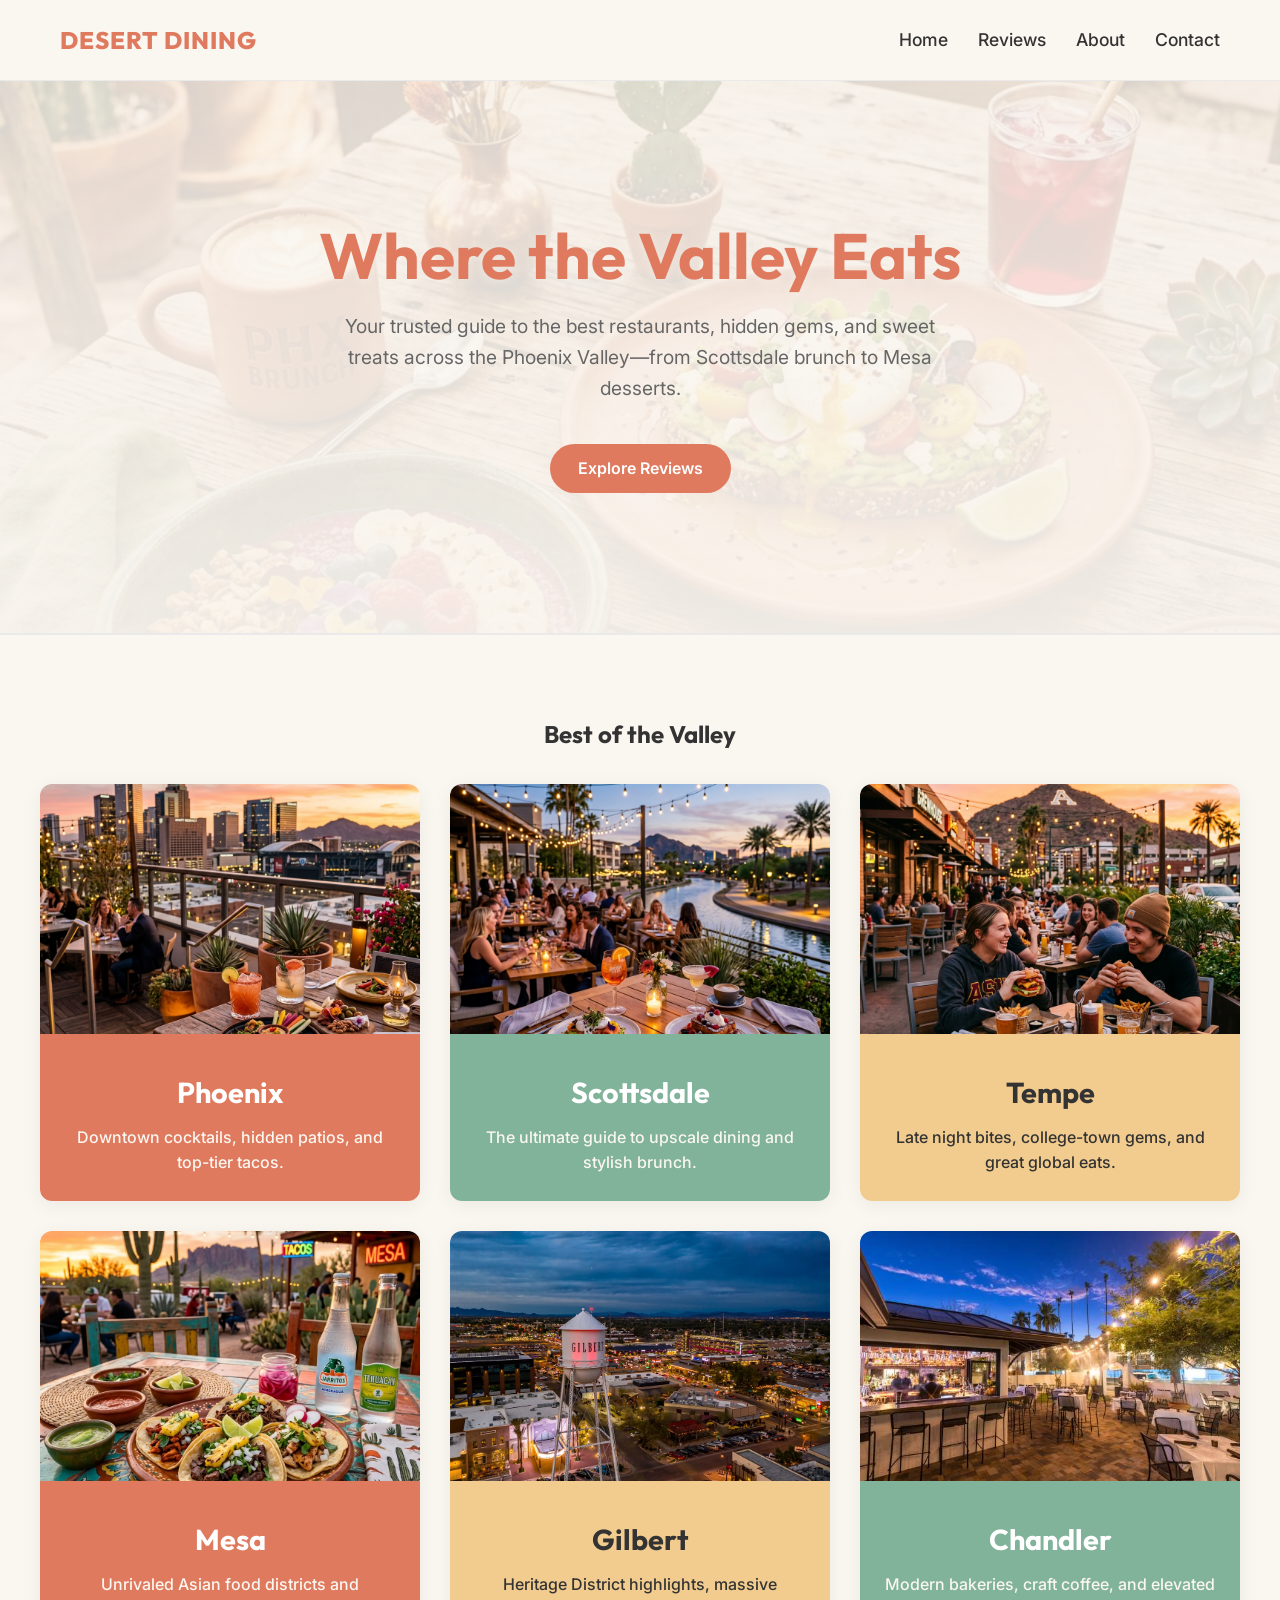
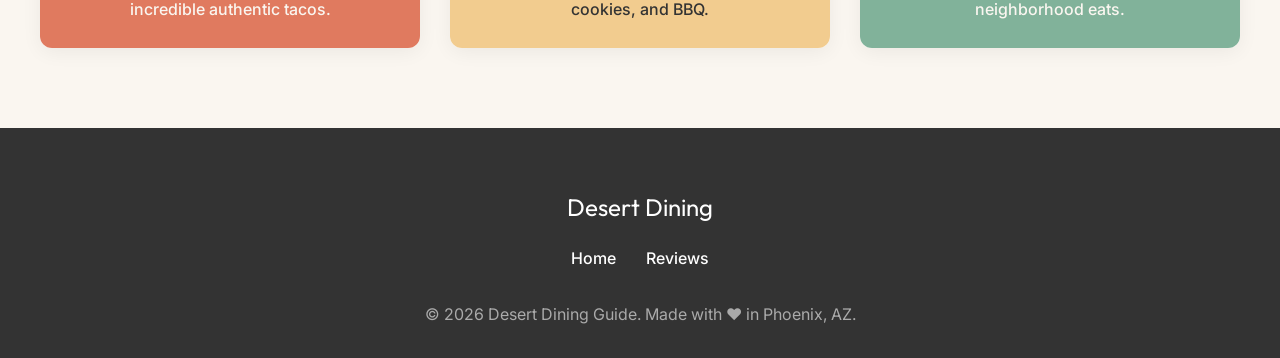
<file: index.html>
<!DOCTYPE html>
<html lang="en">
<head>
    <meta charset="UTF-8">
    <meta name="viewport" content="width=device-width, initial-scale=1.0">
    <title>Desert Dining Guide | Phoenix Restaurants & Desserts</title>
    <meta name="description" content="Discover the best restaurants, sweet treats, and hidden gems in the Phoenix Valley with the Desert Dining Guide.">
    <link rel="preconnect" href="https://fonts.googleapis.com">
    <link rel="preconnect" href="https://fonts.gstatic.com" crossorigin>
    <link href="https://fonts.googleapis.com/css2?family=Inter:wght@400;500;600&family=Outfit:wght@500;700;800&display=swap" rel="stylesheet">
    <link rel="stylesheet" href="css/style.css">
    <script src="js/main.js" defer></script>
</head>
<body>

    <!-- Navigation -->
    <nav class="navbar">
        <div class="container">
            <a href="index.html" class="navbar-brand">Desert Dining</a>
            <div class="navbar-nav" id="navMenu">
                <a href="index.html">Home</a>
                <a href="reviews.html">Reviews</a>
                <a href="about.html">About</a>
                <a href="contact.html">Contact</a>
            </div>
            <div class="menu-toggle" id="menuToggle">☰</div>
        </div>
    </nav>

    <!-- Hero Section -->
    <header class="hero">
        <div class="container">
            <h1>Where the Valley Eats</h1>
            <p>Your trusted guide to the best restaurants, hidden gems, and sweet treats across the Phoenix Valley—from Scottsdale brunch to Mesa desserts.</p>
            <a href="reviews.html" class="btn">Explore Reviews</a>
        </div>
    </header>

    <!-- Lists Grid -->
    <section class="container section">
        <h2 style="margin-bottom: 30px; text-align: center;">Best of the Valley</h2>
        <div style="display: grid; grid-template-columns: repeat(auto-fill, minmax(350px, 1fr)); gap: 30px;">
            
            <!-- Phoenix -->
            <a href="phoenix.html" class="card">
                <div class="card-img-wrapper" style="height: 250px;">
                    <img src="assets/phoenix.png" alt="Phoenix Dining">
                </div>
                <div class="card-content" style="text-align: center; background: var(--terracotta);">
                    <h3 style="font-family: var(--font-heading); font-size: 1.8rem; margin: 10px 0; color: var(--white);">Phoenix</h3>
                    <p style="color: var(--sand); font-weight: 500;">Downtown cocktails, hidden patios, and top-tier tacos.</p>
                </div>
            </a>

            <!-- Scottsdale -->
            <a href="scottsdale.html" class="card">
                <div class="card-img-wrapper" style="height: 250px;">
                    <img src="assets/scottsdale.png" alt="Scottsdale Brunch">
                </div>
                <div class="card-content" style="text-align: center; background: var(--cactus-green);">
                    <h3 style="font-family: var(--font-heading); font-size: 1.8rem; margin: 10px 0; color: var(--white);">Scottsdale</h3>
                    <p style="color: var(--sand); font-weight: 500;">The ultimate guide to upscale dining and stylish brunch.</p>
                </div>
            </a>

            <!-- Tempe -->
            <a href="tempe.html" class="card">
                <div class="card-img-wrapper" style="height: 250px;">
                    <img src="assets/tempe.png" alt="Tempe Food">
                </div>
                <div class="card-content" style="text-align: center; background: var(--sunset-orange);">
                    <h3 style="font-family: var(--font-heading); font-size: 1.8rem; margin: 10px 0; color: var(--charcoal);">Tempe</h3>
                    <p style="color: var(--charcoal); font-weight: 500;">Late night bites, college-town gems, and great global eats.</p>
                </div>
            </a>

            <!-- Mesa -->
            <a href="mesa.html" class="card">
                <div class="card-img-wrapper" style="height: 250px;">
                    <img src="assets/mesa.png" alt="Mesa Mexican Food">
                </div>
                <div class="card-content" style="text-align: center; background: var(--terracotta);">
                    <h3 style="font-family: var(--font-heading); font-size: 1.8rem; margin: 10px 0; color: var(--white);">Mesa</h3>
                    <p style="color: var(--sand); font-weight: 500;">Unrivaled Asian food districts and incredible authentic tacos.</p>
                </div>
            </a>
            
            <!-- Gilbert -->
            <a href="gilbert.html" class="card">
                <div class="card-img-wrapper" style="height: 250px;">
                    <img src="assets/gilbert.jpg" alt="Gilbert Dining">
                </div>
                <div class="card-content" style="text-align: center; background: var(--sunset-orange);">
                    <h3 style="font-family: var(--font-heading); font-size: 1.8rem; margin: 10px 0; color: var(--charcoal);">Gilbert</h3>
                    <p style="color: var(--charcoal); font-weight: 500;">Heritage District highlights, massive cookies, and BBQ.</p>
                </div>
            </a>
            
            <!-- Chandler -->
            <a href="chandler.html" class="card">
                <div class="card-img-wrapper" style="height: 250px;">
                    <img src="assets/chandler.jpg" alt="Chandler Sweets">
                </div>
                <div class="card-content" style="text-align: center; background: var(--cactus-green);">
                    <h3 style="font-family: var(--font-heading); font-size: 1.8rem; margin: 10px 0; color: var(--white);">Chandler</h3>
                    <p style="color: var(--sand); font-weight: 500;">Modern bakeries, craft coffee, and elevated neighborhood eats.</p>
                </div>
            </a>

        </div>
    </section>

    <!-- Footer -->
    <footer>
        <div class="container">
            <a href="index.html" class="footer-brand">Desert Dining</a>
            <div class="footer-nav">
                <a href="index.html">Home</a>
                <a href="reviews.html">Reviews</a>
            </div>
            <p>&copy; 2026 Desert Dining Guide. Made with ❤️ in Phoenix, AZ.</p>
        </div>
    </footer>

</body>
</html>
</file>
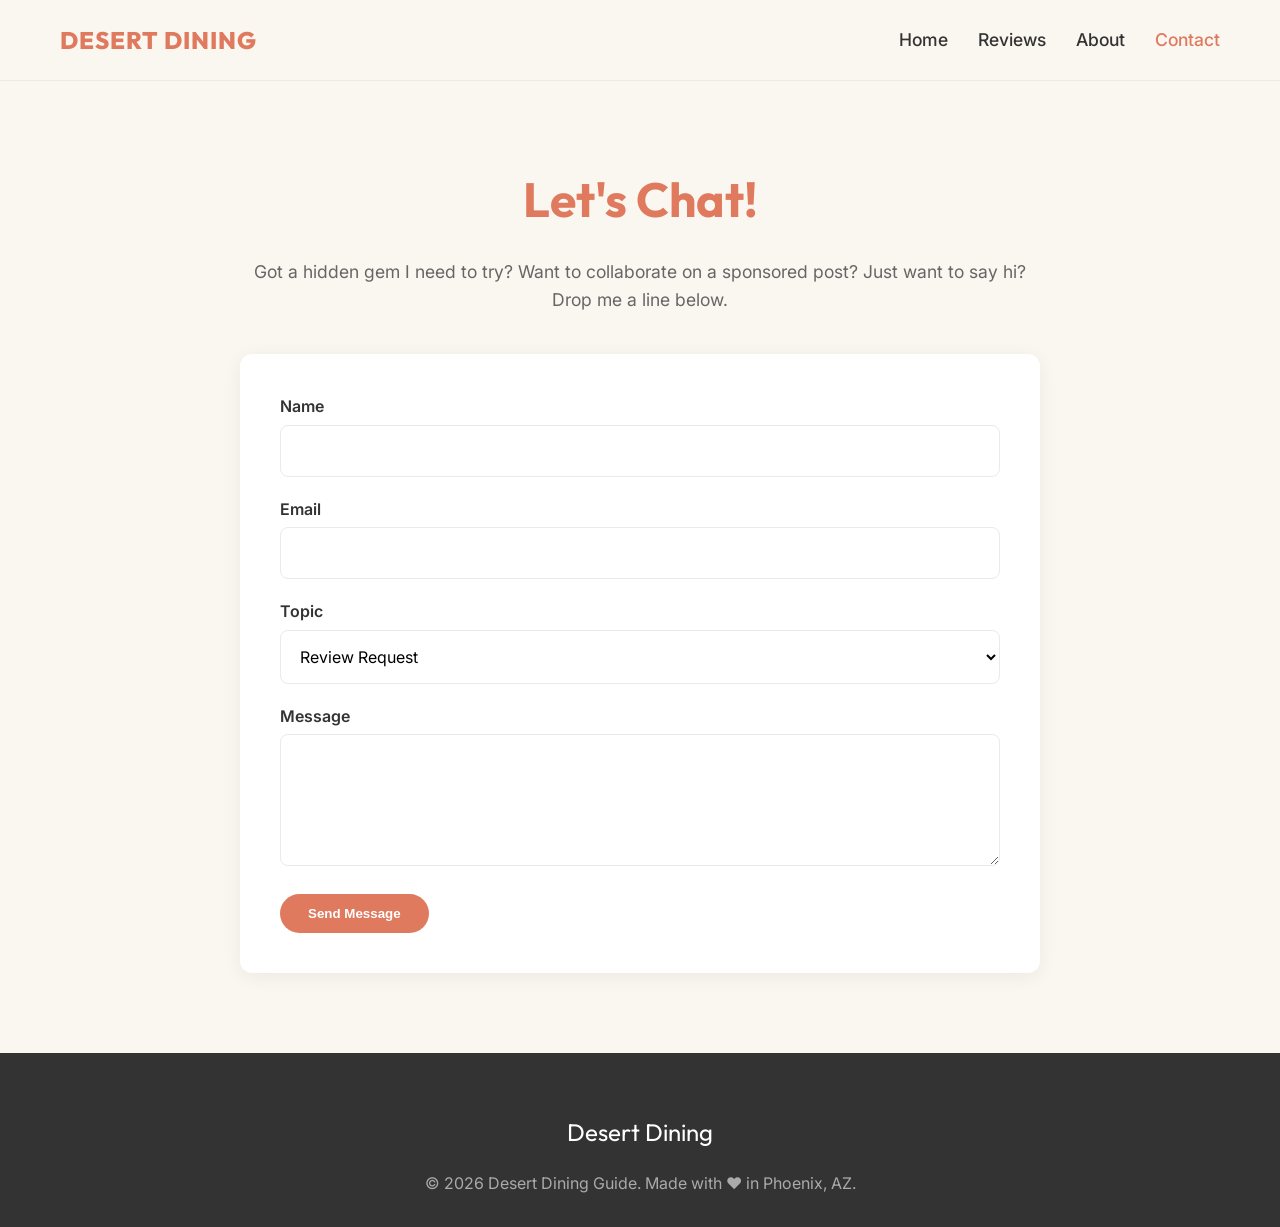
<file: contact.html>
<!DOCTYPE html>
<html lang="en">
<head>
    <meta charset="UTF-8">
    <meta name="viewport" content="width=device-width, initial-scale=1.0">
    <title>Contact | Desert Dining Guide</title>
    <link href="https://fonts.googleapis.com/css2?family=Inter:wght@400;500;600&family=Outfit:wght@500;700;800&display=swap" rel="stylesheet">
    <link rel="stylesheet" href="css/style.css">
    <script src="js/main.js" defer></script>
</head>
<body>

    <!-- Navigation -->
    <nav class="navbar">
        <div class="container">
            <a href="index.html" class="navbar-brand">Desert Dining</a>
            <div class="navbar-nav" id="navMenu">
                <a href="index.html">Home</a>
                <a href="reviews.html">Reviews</a>
                <a href="about.html">About</a>
                <a href="contact.html" style="color: var(--terracotta);">Contact</a>
            </div>
            <div class="menu-toggle" id="menuToggle">☰</div>
        </div>
    </nav>

    <div class="container section" style="max-width: 800px;">
        <h1 style="color: var(--terracotta); font-size: 3rem; text-align: center; margin-bottom: 20px;">Let's Chat!</h1>
        <p style="text-align: center; color: var(--text-gray); margin-bottom: 40px; font-size: 1.1rem;">Got a hidden gem I need to try? Want to collaborate on a sponsored post? Just want to say hi? Drop me a line below.</p>

        <div style="background: var(--white); padding: 40px; border-radius: var(--border-radius); box-shadow: var(--shadow);">
            <!-- Formspree fallback action since it's an example -->
            <form action="https://formspree.io/f/example" method="POST" style="display: flex; flex-direction: column; gap: 20px;">
                
                <div>
                    <label for="name" style="font-weight: 600; display: block; margin-bottom: 5px;">Name</label>
                    <input type="text" id="name" name="name" required style="width: 100%; padding: 15px; border: 1px solid var(--light-gray); border-radius: 8px; font-family: inherit; font-size: 1rem;">
                </div>

                <div>
                    <label for="email" style="font-weight: 600; display: block; margin-bottom: 5px;">Email</label>
                    <input type="email" id="email" name="email" required style="width: 100%; padding: 15px; border: 1px solid var(--light-gray); border-radius: 8px; font-family: inherit; font-size: 1rem;">
                </div>
                
                <div>
                    <label for="topic" style="font-weight: 600; display: block; margin-bottom: 5px;">Topic</label>
                    <select id="topic" name="topic" style="width: 100%; padding: 15px; border: 1px solid var(--light-gray); border-radius: 8px; font-family: inherit; font-size: 1rem; background: var(--white);">
                        <option value="review-request">Review Request</option>
                        <option value="collaboration">Brand Collaboration / Sponsored Post</option>
                        <option value="general">General Inquiry</option>
                    </select>
                </div>

                <div>
                    <label for="message" style="font-weight: 600; display: block; margin-bottom: 5px;">Message</label>
                    <textarea id="message" name="message" rows="5" required style="width: 100%; padding: 15px; border: 1px solid var(--light-gray); border-radius: 8px; font-family: inherit; font-size: 1rem; resize: vertical;"></textarea>
                </div>

                <button type="submit" class="btn" style="align-self: flex-start;">Send Message</button>
            </form>
        </div>
    </div>

    <!-- Footer -->
    <footer>
        <div class="container">
            <a href="index.html" class="footer-brand">Desert Dining</a>
            <p>&copy; 2026 Desert Dining Guide. Made with ❤️ in Phoenix, AZ.</p>
        </div>
    </footer>

</body>
</html>
</file>
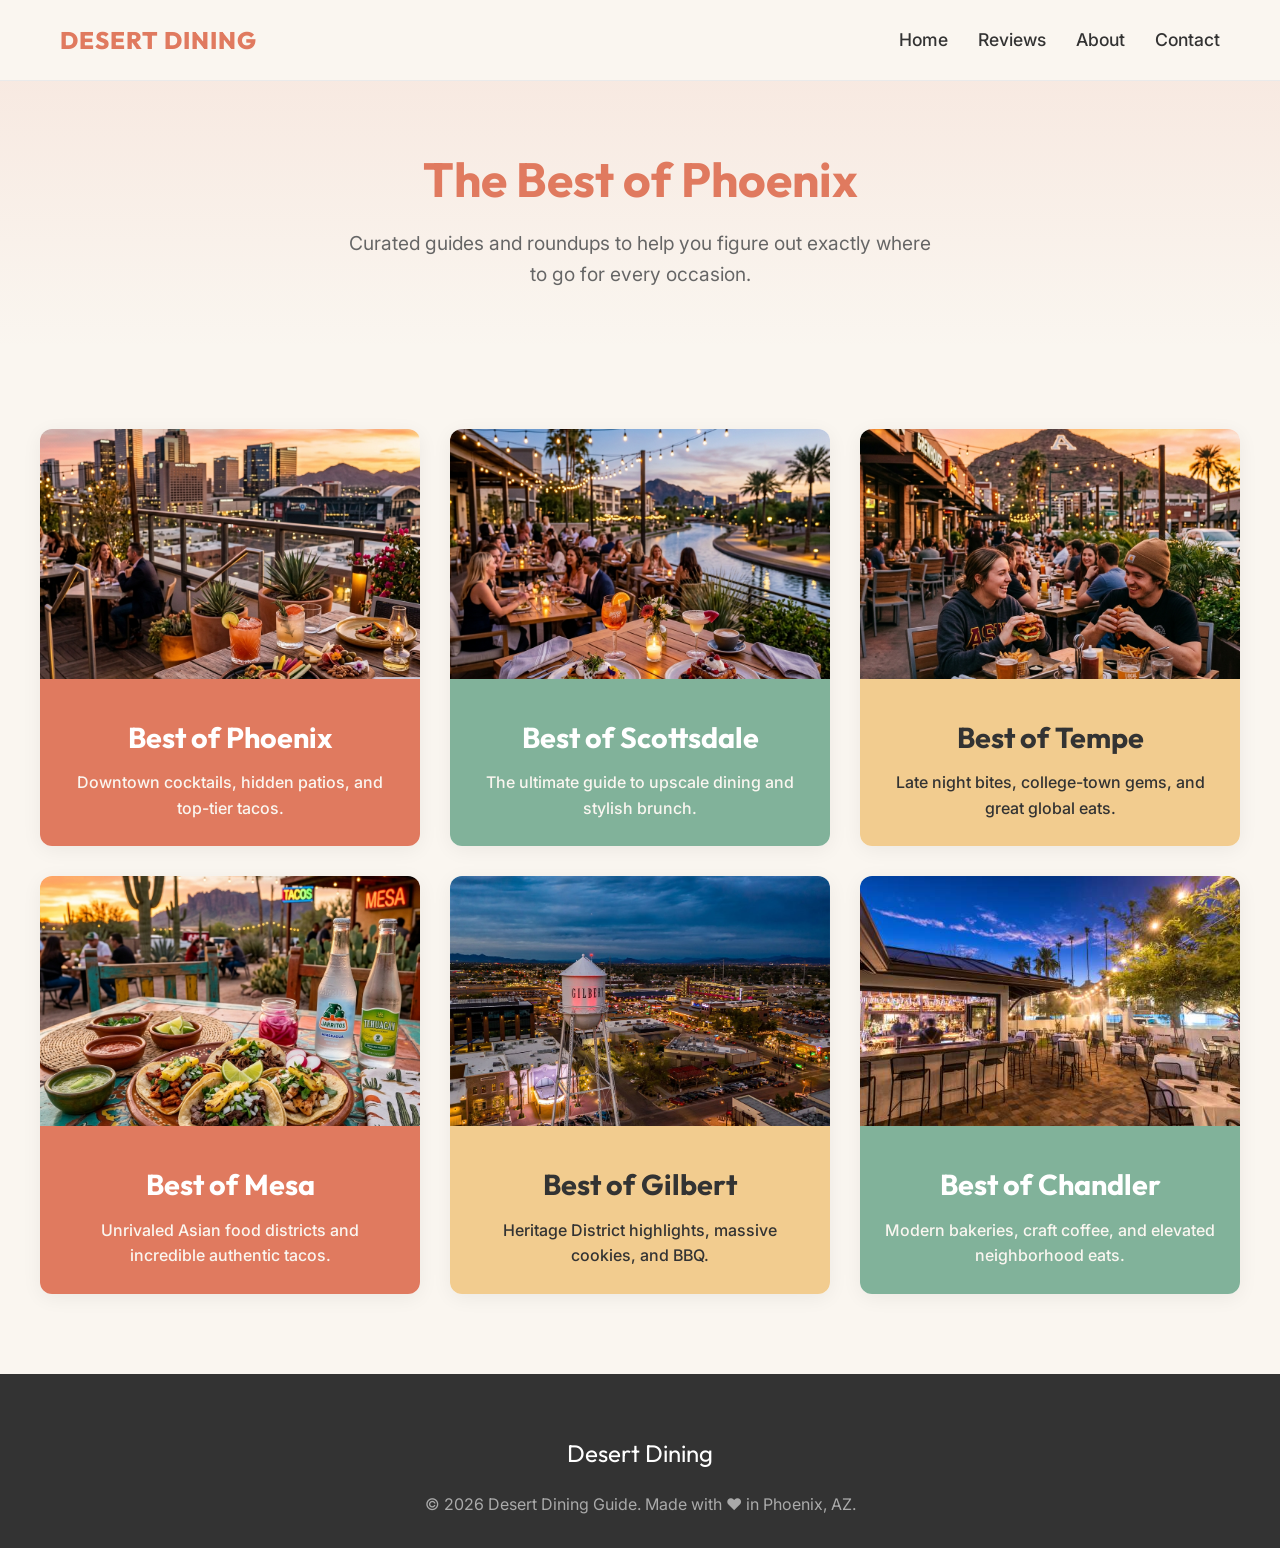
<file: lists.html>
<!DOCTYPE html>
<html lang="en">
<head>
    <meta charset="UTF-8">
    <meta name="viewport" content="width=device-width, initial-scale=1.0">
    <title>Best of Lists | Desert Dining Guide</title>
    <link href="https://fonts.googleapis.com/css2?family=Inter:wght@400;500;600&family=Outfit:wght@500;700;800&display=swap" rel="stylesheet">
    <link rel="stylesheet" href="css/style.css">
    <script src="js/main.js" defer></script>
</head>
<body>

    <!-- Navigation -->
    <nav class="navbar">
        <div class="container">
            <a href="index.html" class="navbar-brand">Desert Dining</a>
            <div class="navbar-nav" id="navMenu">
                <a href="index.html">Home</a>
                <a href="reviews.html">Reviews</a>
                <a href="about.html">About</a>
                <a href="contact.html">Contact</a>
            </div>
            <div class="menu-toggle" id="menuToggle">☰</div>
        </div>
    </nav>

    <!-- Page Header -->
    <div style="background: linear-gradient(rgba(224, 122, 95, 0.1), transparent); padding: 60px 0; text-align: center;">
        <div class="container">
            <h1 style="font-size: 3rem; color: var(--terracotta); margin-bottom: 10px;">The Best of Phoenix</h1>
            <p style="color: var(--text-gray); font-size: 1.2rem; max-width: 600px; margin: 0 auto;">Curated guides and roundups to help you figure out exactly where to go for every occasion.</p>
        </div>
    </div>

    <!-- Lists Grid -->
    <section class="container section">
        <div style="display: grid; grid-template-columns: repeat(auto-fill, minmax(350px, 1fr)); gap: 30px;">
            
            <!-- Phoenix -->
            <a href="#" class="card">
                <div class="card-img-wrapper" style="height: 250px;">
                    <img src="assets/phoenix.png" alt="Phoenix Dining">
                </div>
                <div class="card-content" style="text-align: center; background: var(--terracotta);">
                    <h3 style="font-family: var(--font-heading); font-size: 1.8rem; margin: 10px 0; color: var(--white);">Best of Phoenix</h3>
                    <p style="color: var(--sand); font-weight: 500;">Downtown cocktails, hidden patios, and top-tier tacos.</p>
                </div>
            </a>

            <!-- Scottsdale -->
            <a href="#" class="card">
                <div class="card-img-wrapper" style="height: 250px;">
                    <img src="assets/scottsdale.png" alt="Scottsdale Brunch">
                </div>
                <div class="card-content" style="text-align: center; background: var(--cactus-green);">
                    <h3 style="font-family: var(--font-heading); font-size: 1.8rem; margin: 10px 0; color: var(--white);">Best of Scottsdale</h3>
                    <p style="color: var(--sand); font-weight: 500;">The ultimate guide to upscale dining and stylish brunch.</p>
                </div>
            </a>

            <!-- Tempe -->
            <a href="#" class="card">
                <div class="card-img-wrapper" style="height: 250px;">
                    <img src="assets/tempe.png" alt="Tempe Food">
                </div>
                <div class="card-content" style="text-align: center; background: var(--sunset-orange);">
                    <h3 style="font-family: var(--font-heading); font-size: 1.8rem; margin: 10px 0; color: var(--charcoal);">Best of Tempe</h3>
                    <p style="color: var(--charcoal); font-weight: 500;">Late night bites, college-town gems, and great global eats.</p>
                </div>
            </a>

            <!-- Mesa -->
            <a href="#" class="card">
                <div class="card-img-wrapper" style="height: 250px;">
                    <img src="assets/mesa.png" alt="Mesa Mexican Food">
                </div>
                <div class="card-content" style="text-align: center; background: var(--terracotta);">
                    <h3 style="font-family: var(--font-heading); font-size: 1.8rem; margin: 10px 0; color: var(--white);">Best of Mesa</h3>
                    <p style="color: var(--sand); font-weight: 500;">Unrivaled Asian food districts and incredible authentic tacos.</p>
                </div>
            </a>
            
            <!-- Gilbert -->
            <a href="#" class="card">
                <div class="card-img-wrapper" style="height: 250px;">
                    <img src="assets/gilbert.jpg" alt="Gilbert Dining">
                </div>
                <div class="card-content" style="text-align: center; background: var(--sunset-orange);">
                    <h3 style="font-family: var(--font-heading); font-size: 1.8rem; margin: 10px 0; color: var(--charcoal);">Best of Gilbert</h3>
                    <p style="color: var(--charcoal); font-weight: 500;">Heritage District highlights, massive cookies, and BBQ.</p>
                </div>
            </a>
            
            <!-- Chandler -->
            <a href="#" class="card">
                <div class="card-img-wrapper" style="height: 250px;">
                    <img src="assets/chandler.jpg" alt="Chandler Sweets">
                </div>
                <div class="card-content" style="text-align: center; background: var(--cactus-green);">
                    <h3 style="font-family: var(--font-heading); font-size: 1.8rem; margin: 10px 0; color: var(--white);">Best of Chandler</h3>
                    <p style="color: var(--sand); font-weight: 500;">Modern bakeries, craft coffee, and elevated neighborhood eats.</p>
                </div>
            </a>

        </div>
    </section>

    <!-- Footer -->
    <footer>
        <div class="container">
            <a href="index.html" class="footer-brand">Desert Dining</a>
            <p>&copy; 2026 Desert Dining Guide. Made with ❤️ in Phoenix, AZ.</p>
        </div>
    </footer>

</body>
</html>
</file>
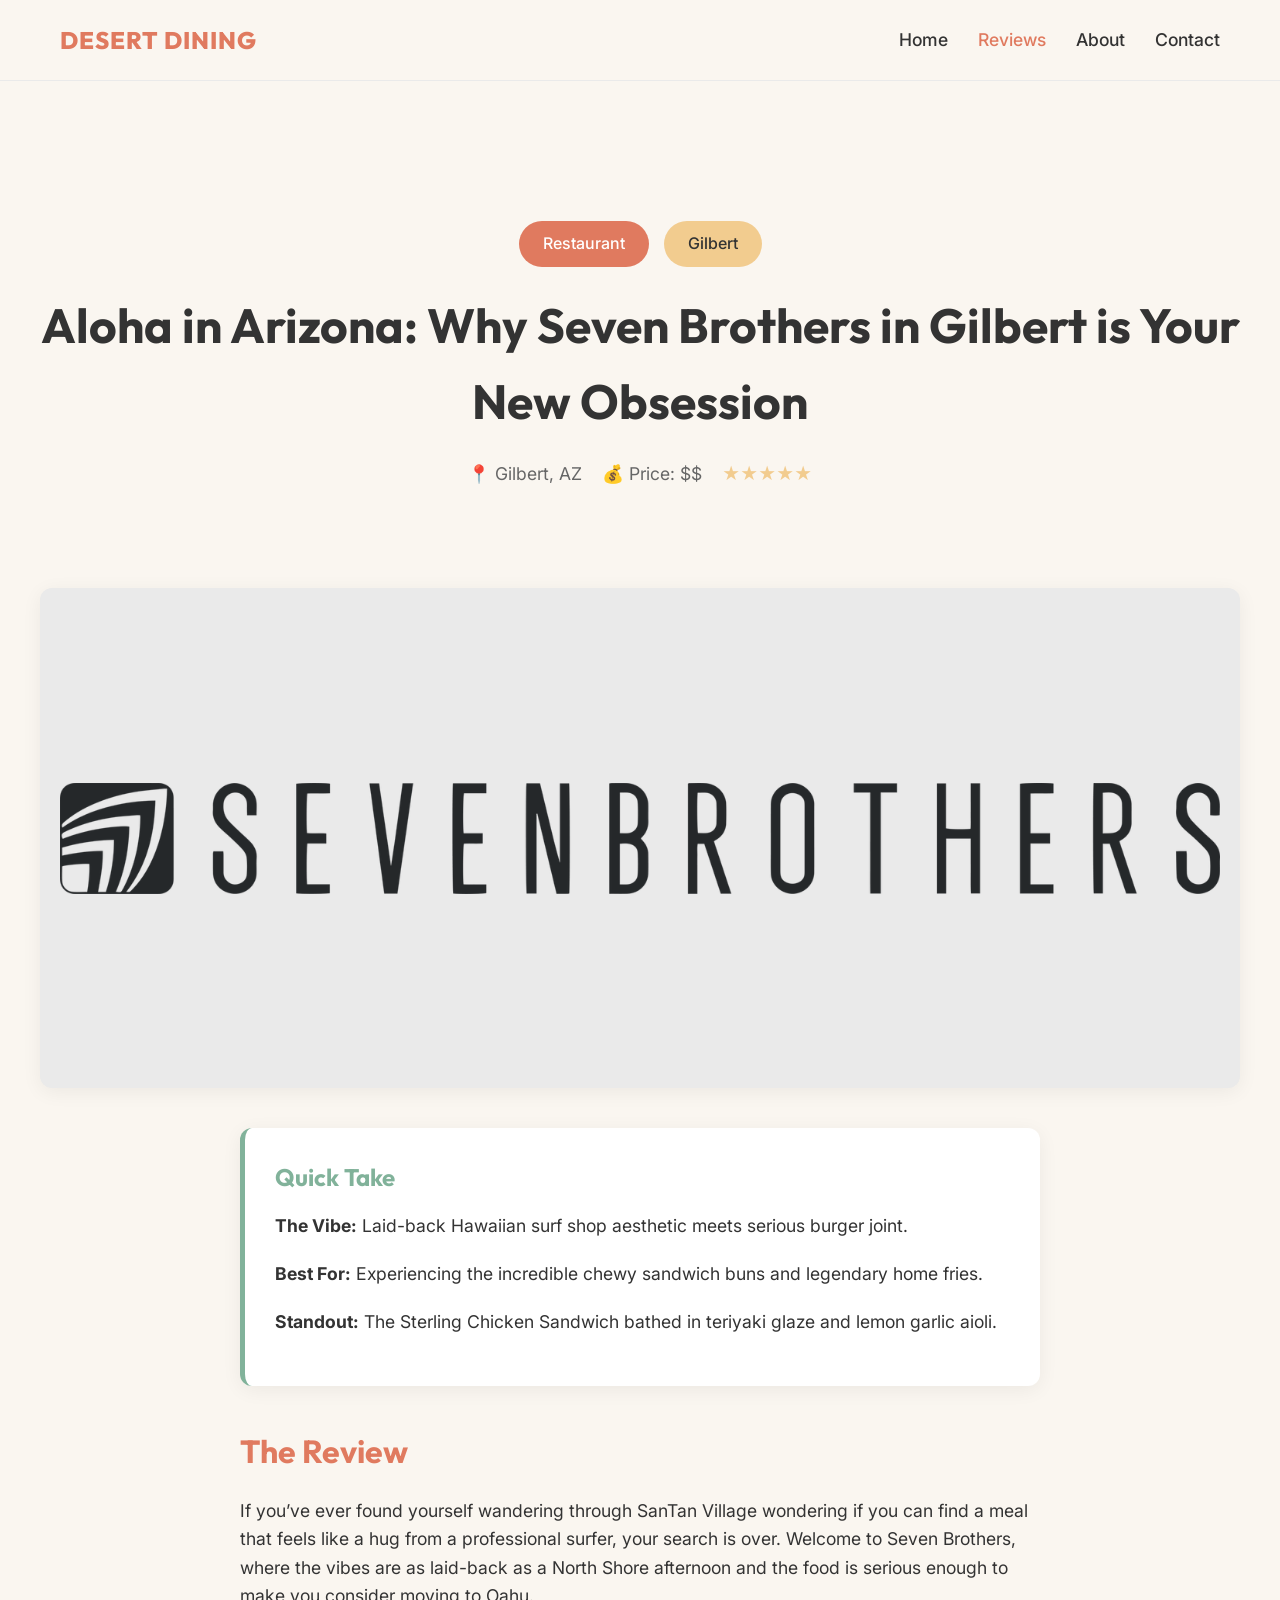
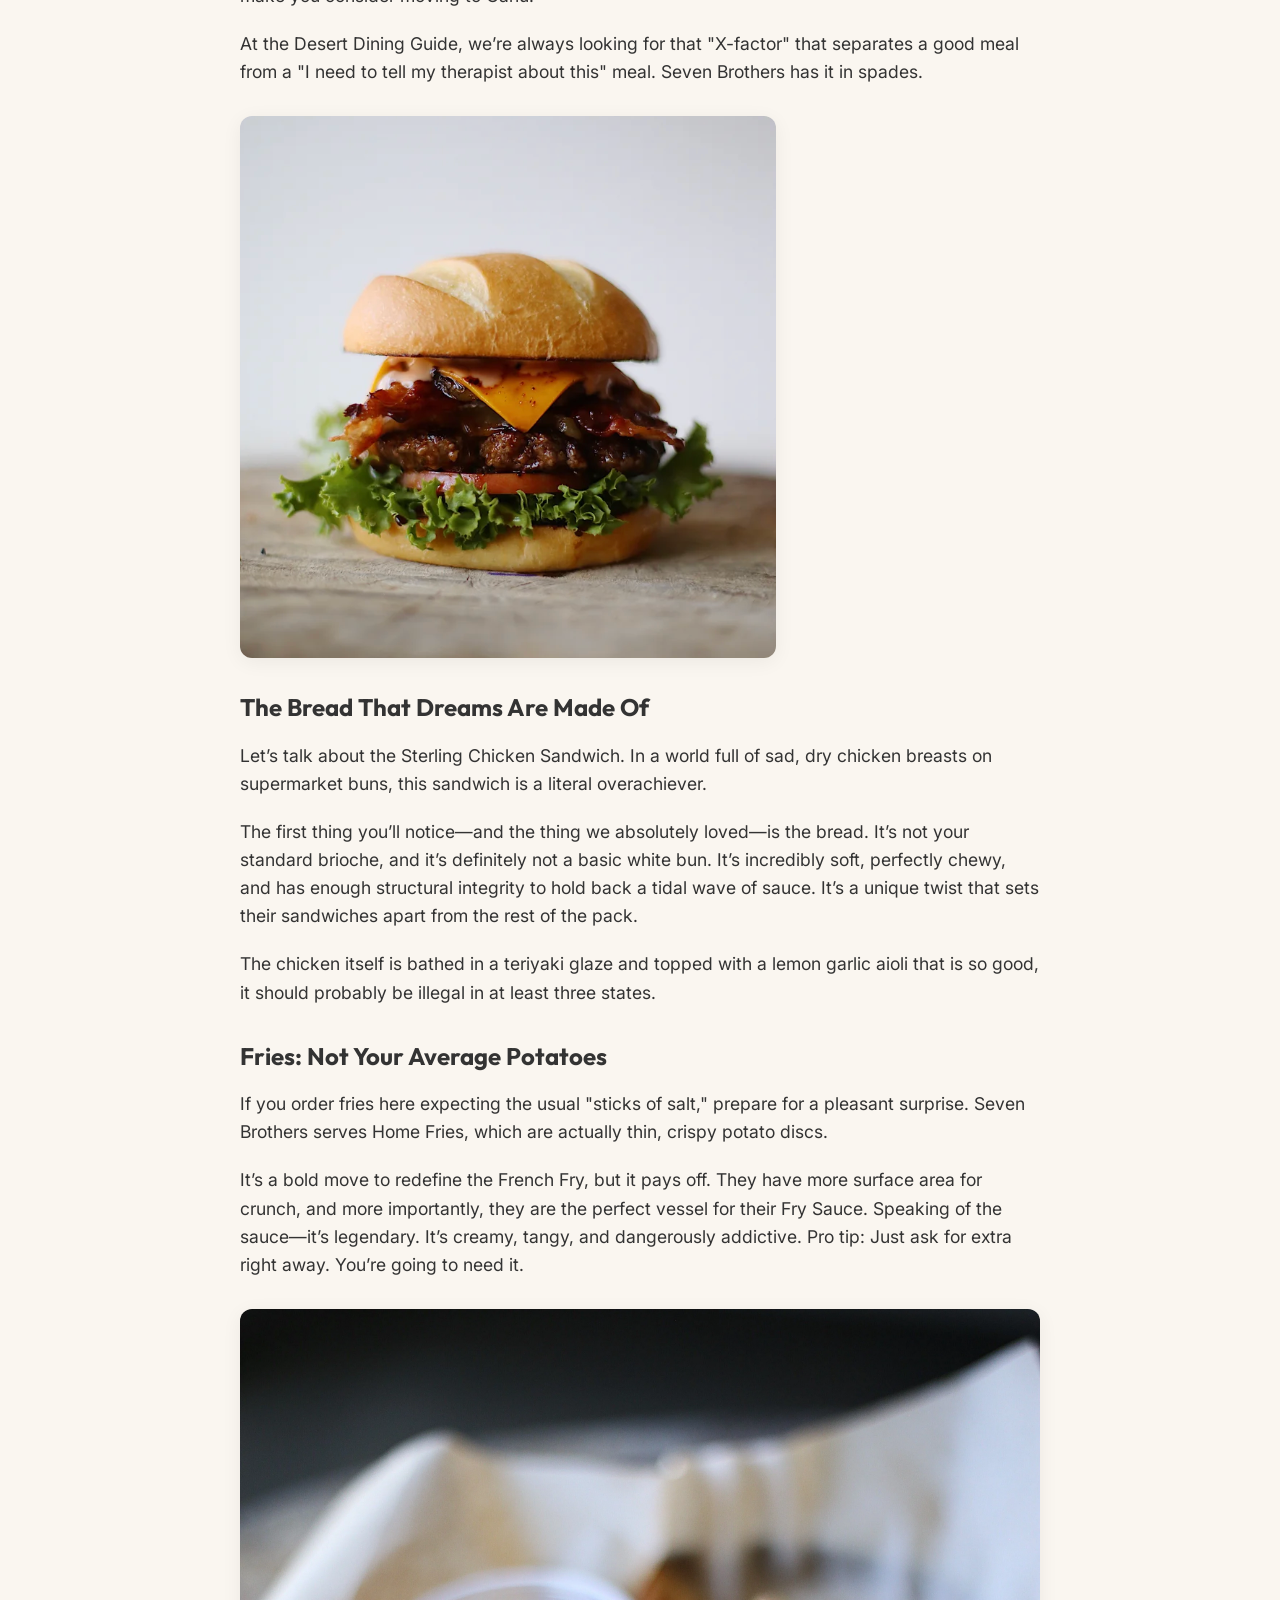
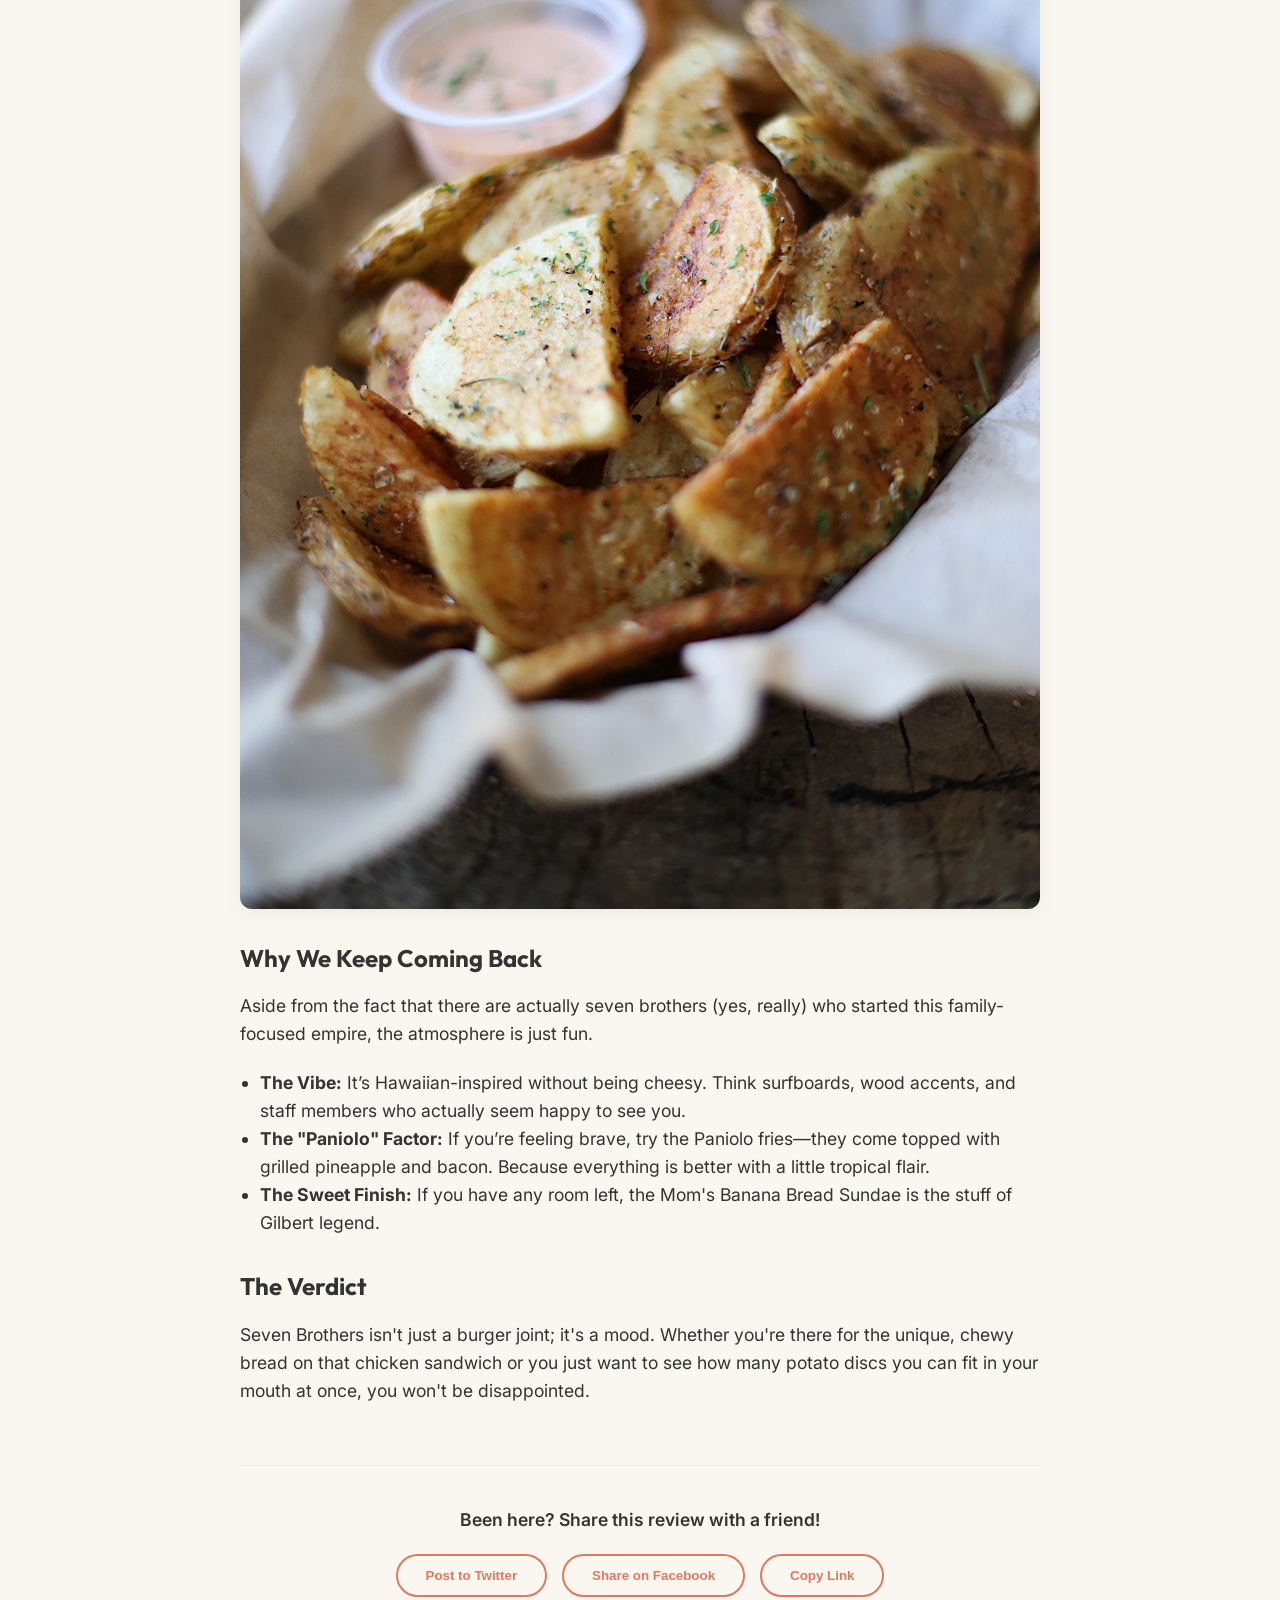
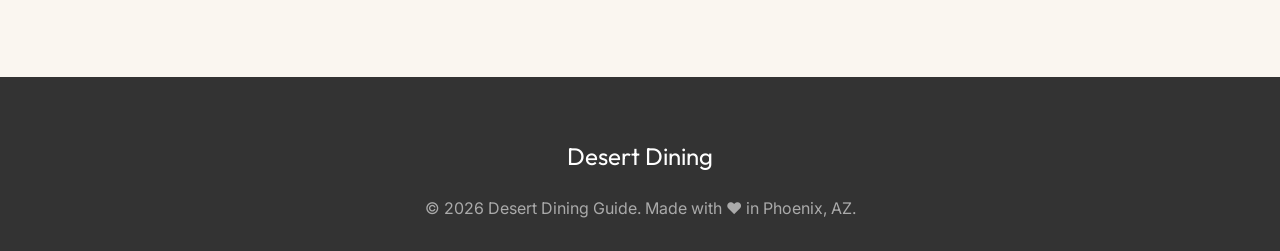
<file: posts/seven-brothers.html>
<!DOCTYPE html>
<html lang="en">
<head>
    <meta charset="UTF-8">
    <meta name="viewport" content="width=device-width, initial-scale=1.0">
    <title>Seven Brothers Review | Desert Dining Guide</title>
    <link href="https://fonts.googleapis.com/css2?family=Inter:wght@400;500;600&family=Outfit:wght@500;700;800&display=swap" rel="stylesheet">
    <link rel="stylesheet" href="../css/style.css">
    <script src="../js/main.js" defer></script>
</head>
<body>

    <!-- Navigation -->
    <nav class="navbar">
        <div class="container">
            <a href="../index.html" class="navbar-brand">Desert Dining</a>
            <div class="navbar-nav" id="navMenu">
                <a href="../index.html">Home</a>
                <a href="../reviews.html" style="color: var(--terracotta);">Reviews</a>
                <a href="../about.html">About</a>
                <a href="../contact.html">Contact</a>
            </div>
            <div class="menu-toggle" id="menuToggle">☰</div>
        </div>
    </nav>

    <!-- Post Article -->
    <article class="container section">
        
        <div class="post-header">
            <div class="category-pills" style="margin-top: 0; margin-bottom: 20px;">
                <span class="pill" style="background: var(--terracotta); color: white; border: none;">Restaurant</span>
                <span class="pill" style="background: var(--sunset-orange); color: var(--charcoal); border: none;">Gilbert</span>
            </div>
            <h1>Aloha in Arizona: Why Seven Brothers in Gilbert is Your New Obsession</h1>
            <div class="post-meta">
                <span>📍 Gilbert, AZ</span>
                <span>💰 Price: $$</span>
                <span style="color: var(--sunset-orange); font-weight: 700;">★★★★★</span>
            </div>
        </div>

        <img src="../assets/seven-brothers-logo.png" alt="Seven Brothers Logo" class="post-hero-image" style="object-fit: contain; padding: 20px; background-color: var(--light-gray);">

        <div class="post-content">

            <div class="post-quick-take">
                <h3>Quick Take</h3>
                <p><strong>The Vibe:</strong> Laid-back Hawaiian surf shop aesthetic meets serious burger joint.</p>
                <p><strong>Best For:</strong> Experiencing the incredible chewy sandwich buns and legendary home fries.</p>
                <p><strong>Standout:</strong> The Sterling Chicken Sandwich bathed in teriyaki glaze and lemon garlic aioli.</p>
            </div>

            <h2>The Review</h2>
            <p>If you’ve ever found yourself wandering through SanTan Village wondering if you can find a meal that feels like a hug from a professional surfer, your search is over. Welcome to Seven Brothers, where the vibes are as laid-back as a North Shore afternoon and the food is serious enough to make you consider moving to Oahu.</p>

            <p>At the Desert Dining Guide, we’re always looking for that "X-factor" that separates a good meal from a "I need to tell my therapist about this" meal. Seven Brothers has it in spades.</p>

            <img src="../assets/seven-brothers-burger.png" alt="Sterling Chicken Sandwich" style="border-radius: var(--border-radius); margin: 30px 0; box-shadow: var(--shadow);">

            <h3>The Bread That Dreams Are Made Of</h3>
            <p>Let’s talk about the Sterling Chicken Sandwich. In a world full of sad, dry chicken breasts on supermarket buns, this sandwich is a literal overachiever.</p>
            
            <p>The first thing you’ll notice—and the thing we absolutely loved—is the bread. It’s not your standard brioche, and it’s definitely not a basic white bun. It’s incredibly soft, perfectly chewy, and has enough structural integrity to hold back a tidal wave of sauce. It’s a unique twist that sets their sandwiches apart from the rest of the pack.</p>
            <p>The chicken itself is bathed in a teriyaki glaze and topped with a lemon garlic aioli that is so good, it should probably be illegal in at least three states.</p>

            <h3>Fries: Not Your Average Potatoes</h3>
            <p>If you order fries here expecting the usual "sticks of salt," prepare for a pleasant surprise. Seven Brothers serves Home Fries, which are actually thin, crispy potato discs.</p>
            <p>It’s a bold move to redefine the French Fry, but it pays off. They have more surface area for crunch, and more importantly, they are the perfect vessel for their Fry Sauce. Speaking of the sauce—it’s legendary. It’s creamy, tangy, and dangerously addictive. Pro tip: Just ask for extra right away. You’re going to need it.</p>

            <img src="../assets/home-fries.jpg" alt="Thin cut home fries" style="border-radius: var(--border-radius); margin: 30px 0; box-shadow: var(--shadow);">

            <h3>Why We Keep Coming Back</h3>
            <p>Aside from the fact that there are actually seven brothers (yes, really) who started this family-focused empire, the atmosphere is just fun.</p>
            <ul style="list-style: disc; padding-left: 20px; margin-bottom: 20px;">
                <li><strong>The Vibe:</strong> It’s Hawaiian-inspired without being cheesy. Think surfboards, wood accents, and staff members who actually seem happy to see you.</li>
                <li><strong>The "Paniolo" Factor:</strong> If you’re feeling brave, try the Paniolo fries—they come topped with grilled pineapple and bacon. Because everything is better with a little tropical flair.</li>
                <li><strong>The Sweet Finish:</strong> If you have any room left, the Mom's Banana Bread Sundae is the stuff of Gilbert legend.</li>
            </ul>

            <h3>The Verdict</h3>
            <p>Seven Brothers isn't just a burger joint; it's a mood. Whether you're there for the unique, chewy bread on that chicken sandwich or you just want to see how many potato discs you can fit in your mouth at once, you won't be disappointed.</p>

            <!-- Social Share / Action -->
            <div style="text-align: center; margin-top: 60px; padding-top: 40px; border-top: 1px solid var(--light-gray);">
                <p style="font-weight: 600; margin-bottom: 20px;">Been here? Share this review with a friend!</p>
                <div style="display: flex; justify-content: center; gap: 15px;">
                    <button class="btn btn-outline">Post to Twitter</button>
                    <button class="btn btn-outline">Share on Facebook</button>
                    <button class="btn btn-outline">Copy Link</button>
                </div>
            </div>

        </div>
    </article>

    <!-- Footer -->
    <footer>
        <div class="container">
            <a href="../index.html" class="footer-brand">Desert Dining</a>
            <p>&copy; 2026 Desert Dining Guide. Made with ❤️ in Phoenix, AZ.</p>
        </div>
    </footer>

</body>
</html>
</file>
<file: css/style.css>
:root {
  /* Desert Color Palette */
  --sand: #FAF6F0;
  --terracotta: #E07A5F;
  --cactus-green: #81B29A;
  --sunset-orange: #F2CC8F;
  --charcoal: #333333;
  --white: #FFFFFF;
  --light-gray: #EAEAEA;
  --text-gray: #666666;

  /* Typography */
  --font-heading: 'Outfit', sans-serif;
  --font-body: 'Inter', sans-serif;
  
  /* Layout */
  --max-width: 1200px;
  --border-radius: 12px;
  --shadow: 0 4px 20px rgba(0,0,0,0.06);
  --transition: all 0.3s ease;
}

* {
  margin: 0;
  padding: 0;
  box-sizing: border-box;
}

body {
  font-family: var(--font-body);
  background-color: var(--sand);
  color: var(--charcoal);
  line-height: 1.6;
}

h1, h2, h3, h4, h5, h6 {
  font-family: var(--font-heading);
  font-weight: 700;
  color: var(--charcoal);
}

a {
  text-decoration: none;
  color: inherit;
  transition: var(--transition);
}

ul {
  list-style: none;
}

img {
  max-width: 100%;
  height: auto;
  display: block;
}

/* Layout Utilities */
.container {
  max-width: var(--max-width);
  margin: 0 auto;
  padding: 0 20px;
}

.section {
  padding: 80px 0;
}

.btn {
  display: inline-block;
  padding: 12px 28px;
  background-color: var(--terracotta);
  color: var(--white);
  border-radius: 30px;
  font-weight: 600;
  text-align: center;
  border: none;
  cursor: pointer;
  transition: var(--transition);
}

.btn:hover {
  background-color: #C06048; /* Darker terracotta */
  transform: translateY(-2px);
  box-shadow: var(--shadow);
}

.btn-secondary {
  background-color: var(--sunset-orange);
  color: var(--charcoal);
}

.btn-secondary:hover {
  background-color: #E0BA7D;
}

.btn-outline {
  background-color: transparent;
  color: var(--terracotta);
  border: 2px solid var(--terracotta);
}

.btn-outline:hover {
  background-color: var(--terracotta);
  color: var(--white);
}

/* Header */
.navbar {
  background-color: rgba(250, 246, 240, 0.95); /* Sand with opacity for glassmorphism */
  backdrop-filter: blur(10px);
  position: sticky;
  top: 0;
  z-index: 1000;
  border-bottom: 1px solid var(--light-gray);
}

.navbar .container {
  display: flex;
  justify-content: space-between;
  align-items: center;
  height: 80px;
}

.navbar-brand {
  font-family: var(--font-heading);
  font-size: 1.5rem;
  font-weight: 800;
  color: var(--terracotta);
  text-transform: uppercase;
  letter-spacing: 1px;
}

.navbar-nav {
  display: flex;
  gap: 30px;
}

.navbar-nav a {
  font-weight: 500;
  color: var(--charcoal);
  font-size: 1.1rem;
}

.navbar-nav a:hover {
  color: var(--terracotta);
}

/* Mobile Menu Toggle */
.menu-toggle {
  display: none;
  font-size: 1.5rem;
  cursor: pointer;
}

/* Hero Section */
.hero {
  text-align: center;
  padding: 140px 20px;
  background: linear-gradient(rgba(250, 246, 240, 0.85), rgba(250, 246, 240, 0.95)), url('../assets/hero_bg.png') center/cover no-repeat;
  border-bottom: 2px solid var(--light-gray);
}

.hero h1 {
  font-size: 4rem;
  line-height: 1.1;
  margin-bottom: 20px;
  color: var(--terracotta);
  text-shadow: 0 2px 10px rgba(250, 246, 240, 0.5); /* Helps legibility over image */
}

.hero p {
  font-size: 1.2rem;
  color: var(--text-gray);
  max-width: 600px;
  margin: 0 auto 40px;
}

/* Review Cards */
.grid {
  display: grid;
  grid-template-columns: repeat(auto-fill, minmax(320px, 1fr));
  gap: 30px;
  margin-top: 40px;
}

.card {
  background-color: var(--white);
  border-radius: var(--border-radius);
  overflow: hidden;
  box-shadow: var(--shadow);
  transition: var(--transition);
  display: flex;
  flex-direction: column;
}

.card:hover {
  transform: translateY(-10px);
  box-shadow: 0 10px 30px rgba(0,0,0,0.1);
}

.card-img-wrapper {
  position: relative;
  height: 220px;
  overflow: hidden;
}

.card-img-wrapper img {
  width: 100%;
  height: 100%;
  object-fit: cover;
  transition: transform 0.5s ease;
}

.card:hover .card-img-wrapper img {
  transform: scale(1.05);
}

.card-badge {
  position: absolute;
  top: 15px;
  left: 15px;
  background-color: var(--cactus-green);
  color: var(--white);
  padding: 5px 12px;
  border-radius: 20px;
  font-size: 0.8rem;
  font-weight: 600;
  text-transform: uppercase;
}

.card-content {
  padding: 25px;
  display: flex;
  flex-direction: column;
  flex-grow: 1;
}

.card-metadata {
  display: flex;
  justify-content: space-between;
  align-items: center;
  margin-bottom: 10px;
  font-size: 0.9rem;
  color: var(--text-gray);
}

.card-title {
  font-size: 1.4rem;
  margin-bottom: 10px;
}

.card-description {
  color: var(--text-gray);
  margin-bottom: 20px;
  flex-grow: 1;
}

.card-footer {
  display: flex;
  justify-content: space-between;
  align-items: center;
  border-top: 1px solid var(--light-gray);
  padding-top: 15px;
}

.rating {
  color: var(--sunset-orange);
  font-weight: 700;
  font-size: 1.1rem;
}

/* Category Pills */
.category-pills {
  display: flex;
  flex-wrap: wrap;
  gap: 15px;
  justify-content: center;
  margin: 40px 0;
}

.pill {
  padding: 10px 24px;
  background-color: var(--white);
  border: 1px solid var(--light-gray);
  border-radius: 30px;
  font-weight: 500;
  transition: var(--transition);
}

.pill:hover, .pill.active {
  background-color: var(--terracotta);
  color: var(--white);
  border-color: var(--terracotta);
}

/* Post Detail */
.post-header {
  text-align: center;
  padding: 60px 0;
}

.post-header h1 {
  font-size: 3rem;
  margin-bottom: 20px;
}

.post-meta {
  display: flex;
  justify-content: center;
  gap: 20px;
  color: var(--text-gray);
  font-size: 1.1rem;
  margin-bottom: 40px;
}

.post-meta span {
  display: flex;
  align-items: center;
  gap: 8px;
}

.post-hero-image {
  width: 100%;
  height: 500px;
  object-fit: cover;
  border-radius: var(--border-radius);
  margin-bottom: 40px;
  box-shadow: var(--shadow);
}

.post-content {
  max-width: 800px;
  margin: 0 auto;
  font-size: 1.1rem;
}

.post-content h2 {
  margin: 40px 0 20px;
  color: var(--terracotta);
  font-size: 2rem;
}

.post-content h3 {
  margin: 30px 0 15px;
  font-size: 1.5rem;
}

.post-content p {
  margin-bottom: 20px;
}

.post-quick-take {
  background-color: var(--white);
  padding: 30px;
  border-radius: var(--border-radius);
  border-left: 5px solid var(--cactus-green);
  margin: 40px 0;
  box-shadow: var(--shadow);
}

.post-quick-take h3 {
  margin-top: 0;
  color: var(--cactus-green);
}

/* Newsletter */
.newsletter-section {
  background-color: var(--cactus-green);
  color: var(--white);
  text-align: center;
  padding: 80px 20px;
  margin-top: 60px;
}

.newsletter-section h2 {
  color: var(--white);
  font-size: 2.5rem;
  margin-bottom: 20px;
}

.newsletter-form {
  display: flex;
  max-width: 500px;
  margin: 30px auto 0;
  gap: 10px;
}

.newsletter-form input {
  flex-grow: 1;
  padding: 15px 20px;
  border-radius: 30px;
  border: none;
  font-family: var(--font-body);
  font-size: 1rem;
  outline: none;
}

/* Footer */
footer {
  background-color: var(--charcoal);
  color: #AAAAAA;
  padding: 60px 0 30px;
  text-align: center;
}

.footer-nav {
  display: flex;
  justify-content: center;
  gap: 30px;
  margin-bottom: 30px;
}

.footer-nav a {
  color: var(--white);
  font-weight: 500;
}

.footer-brand {
  font-family: var(--font-heading);
  font-size: 1.5rem;
  color: var(--white);
  margin-bottom: 20px;
  display: inline-block;
}

/* Responsive */
@media (max-width: 768px) {
  .navbar-nav {
    display: none;
    position: absolute;
    top: 80px;
    left: 0;
    width: 100%;
    background-color: var(--white);
    flex-direction: column;
    padding: 20px;
    text-align: center;
    box-shadow: var(--shadow);
  }
  
  .navbar-nav.active {
    display: flex;
  }
  
  .menu-toggle {
    display: block;
  }

  .hero h1 {
    font-size: 2.5rem;
  }
  
  .post-header h1 {
    font-size: 2rem;
  }
  
  .post-hero-image {
    height: 300px;
  }
  
  .newsletter-form {
    flex-direction: column;
  }
}
</file>
